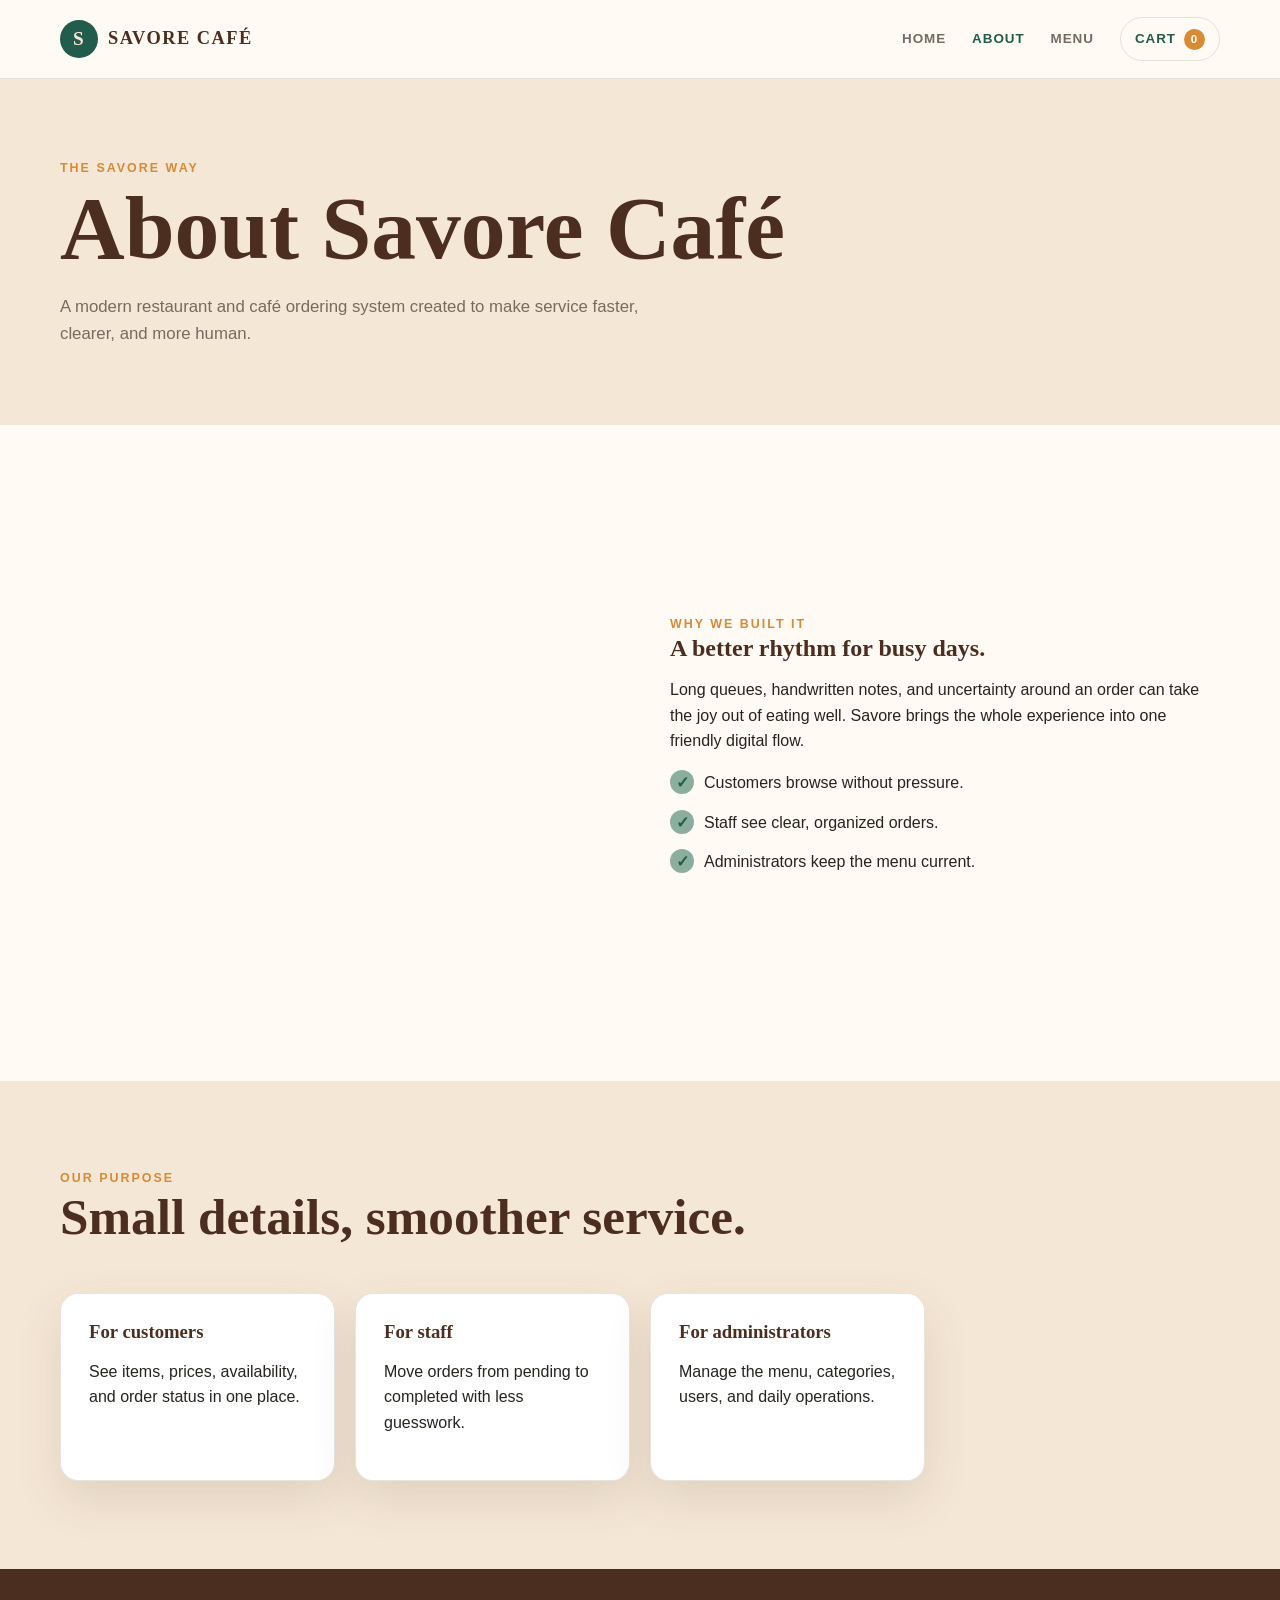
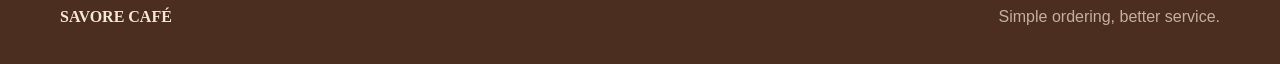
<file: about.html>
<!doctype html><html lang="en"><head><meta charset="UTF-8"><meta name="viewport" content="width=device-width, initial-scale=1.0"><title>About | Savore Café</title><link rel="stylesheet" href="assets/css/style.css"><link rel="stylesheet" href="assets/css/toast.css"></head><body><header class="site-header"><div class="container navbar"><a class="brand" href="index.html"><span class="brand-mark">S</span>SAVORE CAFÉ</a><button class="menu-toggle" data-menu-toggle aria-label="Open navigation">☰</button><nav class="nav-links" data-nav-links><a data-nav href="index.html">Home</a><a data-nav href="about.html">About</a><a data-nav href="menu.html">Menu</a><a class="cart-link" data-nav href="cart.html">Cart <span class="cart-count" data-cart-count>0</span></a></nav></div></header><main><section class="page-hero"><div class="container"><div class="eyebrow">The Savore way</div><h1>About Savore Café</h1><p>A modern restaurant and café ordering system created to make service faster, clearer, and more human.</p></div></section><section class="section"><div class="container split"><div class="about-image"></div><div><div class="eyebrow">Why we built it</div><h2>A better rhythm for busy days.</h2><p>Long queues, handwritten notes, and uncertainty around an order can take the joy out of eating well. Savore brings the whole experience into one friendly digital flow.</p><ul class="list-check"><li>Customers browse without pressure.</li><li>Staff see clear, organized orders.</li><li>Administrators keep the menu current.</li></ul></div></div></section><section class="section" style="background:var(--cream)"><div class="container"><div class="section-head"><div><div class="eyebrow">Our purpose</div><h2>Small details, smoother service.</h2></div></div><div class="product-grid"><article class="dashboard-card"><h3>For customers</h3><p>See items, prices, availability, and order status in one place.</p></article><article class="dashboard-card"><h3>For staff</h3><p>Move orders from pending to completed with less guesswork.</p></article><article class="dashboard-card"><h3>For administrators</h3><p>Manage the menu, categories, users, and daily operations.</p></article></div></div></section></main><footer class="site-footer"><div class="container footer-inner"><strong>SAVORE CAFÉ</strong><span>Simple ordering, better service.</span></div></footer><script src="assets/js/app.js"></script></body></html>
</file>
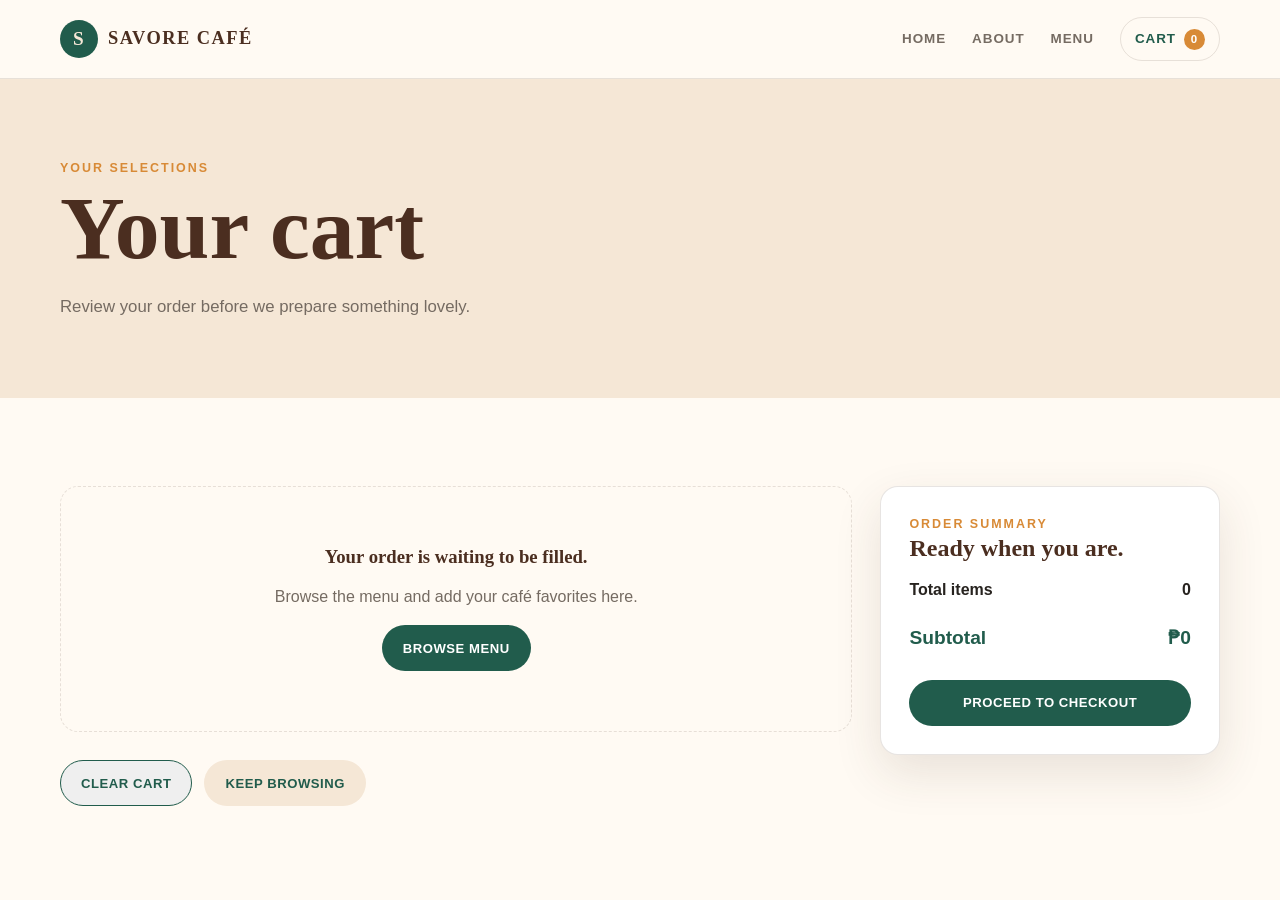
<file: cart.html>
<!doctype html><html lang="en"><head><meta charset="UTF-8"><meta name="viewport" content="width=device-width, initial-scale=1.0"><title>Your Cart | Savore Café</title><link rel="stylesheet" href="assets/css/style.css"><link rel="stylesheet" href="assets/css/toast.css"></head><body><header class="site-header"><div class="container navbar"><a class="brand" href="index.html"><span class="brand-mark">S</span>SAVORE CAFÉ</a><button class="menu-toggle" data-menu-toggle aria-label="Open navigation">☰</button><nav class="nav-links" data-nav-links><a data-nav href="index.html">Home</a><a data-nav href="about.html">About</a><a data-nav href="menu.html">Menu</a><a class="cart-link" data-nav href="cart.html">Cart <span class="cart-count" data-cart-count>0</span></a></nav></div></header><main><section class="page-hero"><div class="container"><div class="eyebrow">Your selections</div><h1>Your cart</h1><p>Review your order before we prepare something lovely.</p></div></section><section class="section"><div class="container cart-layout"><div><div data-cart-list></div><div class="button-row"><button class="btn btn-secondary" style="color:var(--forest);border-color:var(--forest)" data-clear-cart>Clear cart</button><a class="btn btn-light" href="menu.html">Keep browsing</a></div></div><aside class="summary-card"><div class="eyebrow">Order summary</div><h2>Ready when you are.</h2><div class="total-row"><span>Total items</span><span data-total-items>0</span></div><div class="total-row final"><span>Subtotal</span><span data-subtotal>₱0</span></div><a class="btn btn-green" style="width:100%;margin-top:14px" href="checkout.html">Proceed to checkout</a></aside></div></section></main><script src="assets/js/app.js"></script><script src="assets/js/cart.js"></script></body></html>
</file>
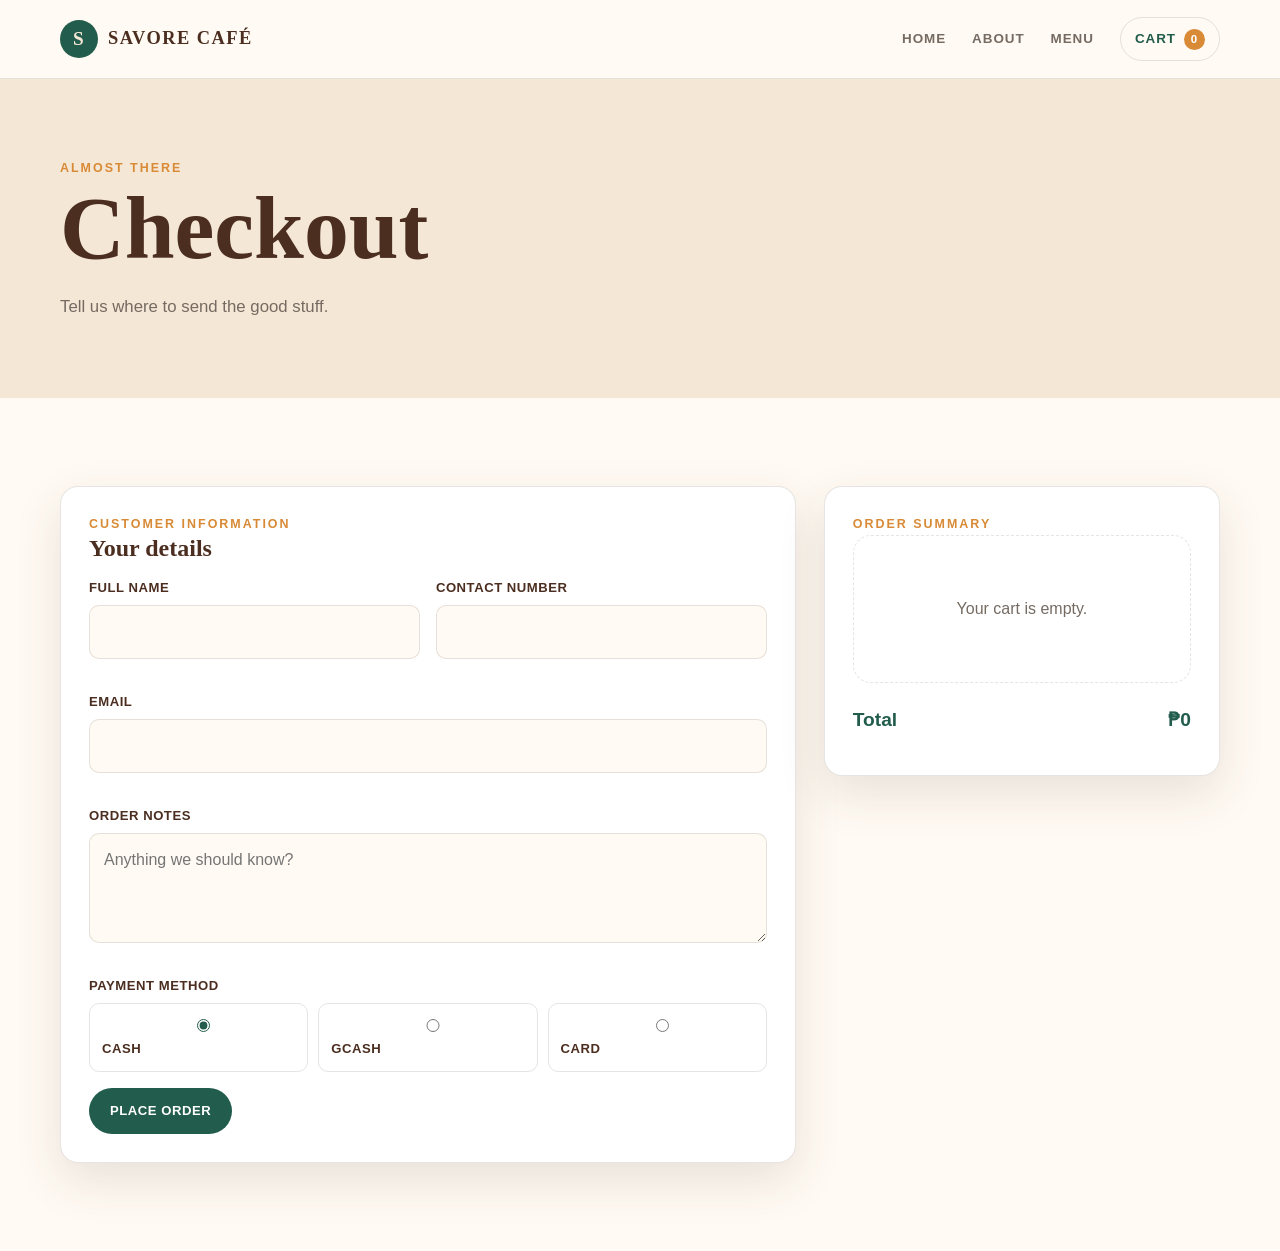
<file: checkout.html>
<!doctype html><html lang="en"><head><meta charset="UTF-8"><meta name="viewport" content="width=device-width, initial-scale=1.0"><title>Checkout | Savore Café</title><link rel="stylesheet" href="assets/css/style.css"><link rel="stylesheet" href="assets/css/toast.css"></head><body><header class="site-header"><div class="container navbar"><a class="brand" href="index.html"><span class="brand-mark">S</span>SAVORE CAFÉ</a><button class="menu-toggle" data-menu-toggle aria-label="Open navigation">☰</button><nav class="nav-links" data-nav-links><a data-nav href="index.html">Home</a><a data-nav href="about.html">About</a><a data-nav href="menu.html">Menu</a><a class="cart-link" data-nav href="cart.html">Cart <span class="cart-count" data-cart-count>0</span></a></nav></div></header><main><section class="page-hero"><div class="container"><div class="eyebrow">Almost there</div><h1>Checkout</h1><p>Tell us where to send the good stuff.</p></div></section><section class="section"><div class="container checkout-grid"><form class="form-card" data-checkout-form><div class="eyebrow">Customer information</div><h2>Your details</h2><div class="form-grid"><div class="field"><label for="fullName">Full name</label><input id="fullName" name="fullName" required></div><div class="field"><label for="contact">Contact number</label><input id="contact" name="contact" type="tel" required></div><div class="field full"><label for="email">Email</label><input id="email" name="email" type="email" required></div><div class="field full"><label for="notes">Order notes</label><textarea id="notes" name="notes" placeholder="Anything we should know?"></textarea></div><div class="field full"><label>Payment method</label><div class="radio-row"><label class="radio-option"><input type="radio" name="payment" value="Cash" checked> Cash</label><label class="radio-option"><input type="radio" name="payment" value="GCash"> GCash</label><label class="radio-option"><input type="radio" name="payment" value="Card"> Card</label></div></div></div><button class="btn btn-green" type="submit">Place order</button></form><aside class="summary-card"><div class="eyebrow">Order summary</div><ul class="summary-list" data-checkout-summary></ul><div class="total-row final"><span>Total</span><span data-checkout-total>₱0</span></div></aside></div></section></main><script src="assets/js/app.js"></script><script src="assets/js/checkout.js"></script></body></html>
</file>
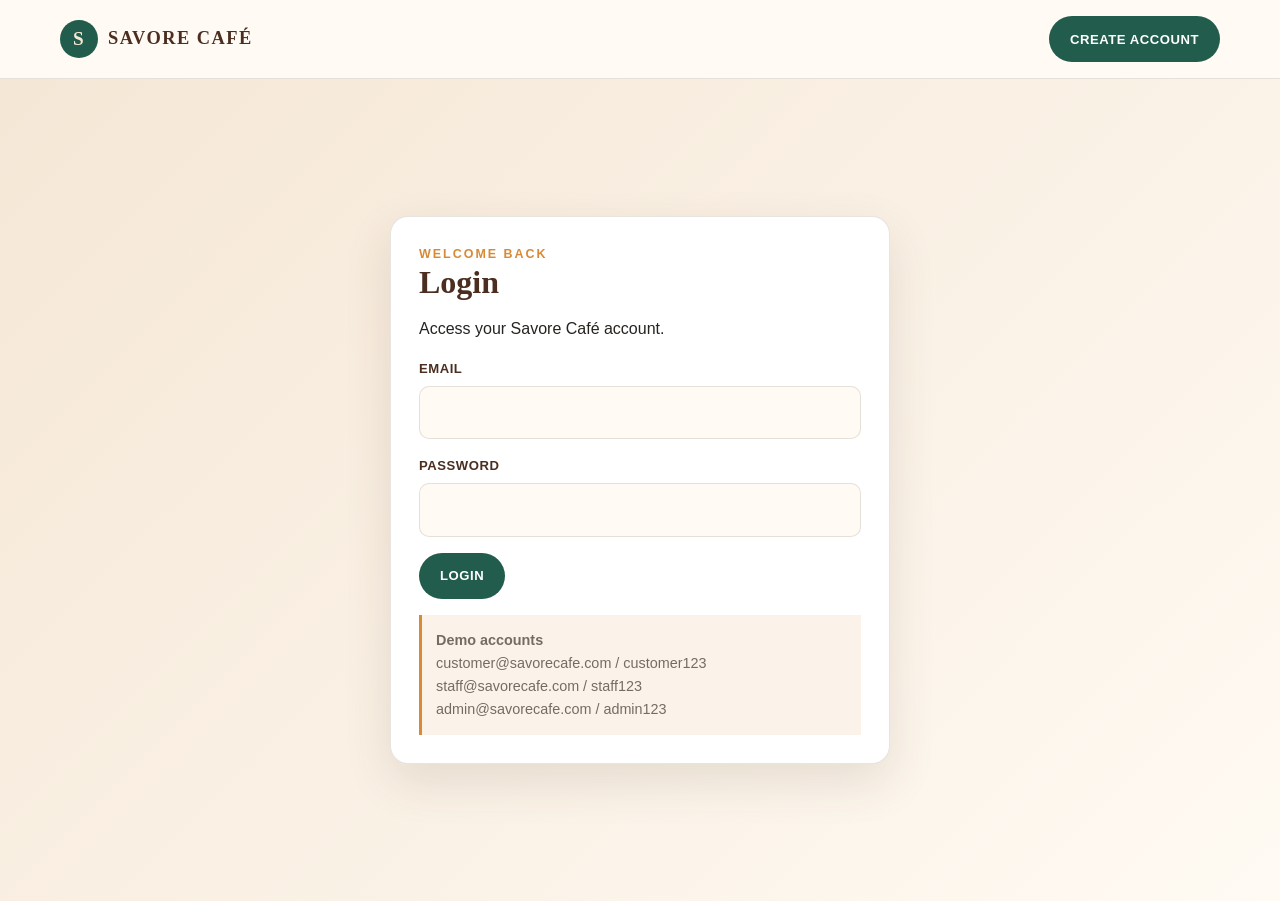
<file: login.html>
<!doctype html><html lang="en"><head><meta charset="UTF-8"><meta name="viewport" content="width=device-width, initial-scale=1.0"><title>Login | Savore Café</title><link rel="stylesheet" href="assets/css/style.css"><link rel="stylesheet" href="assets/css/toast.css"></head><body><header class="site-header"><div class="container navbar"><a class="brand" href="index.html"><span class="brand-mark">S</span>SAVORE CAFÉ</a><a class="btn btn-green" href="register.html">Create account</a></div></header><main class="auth-shell"><div class="auth-card form-card"><div class="eyebrow">Welcome back</div><h1>Login</h1><p>Access your Savore Café account.</p><div class="alert" data-auth-message></div><form data-login-form><div class="field"><label for="email">Email</label><input id="email" name="email" type="email" required></div><div class="field"><label for="password">Password</label><input id="password" name="password" type="password" required></div><button class="btn btn-green" type="submit">Login</button></form><div class="demo-note"><strong>Demo accounts</strong><br>customer@savorecafe.com / customer123<br>staff@savorecafe.com / staff123<br>admin@savorecafe.com / admin123</div></div></main><script src="assets/js/app.js"></script><script src="assets/js/auth.js"></script></body></html>
</file>
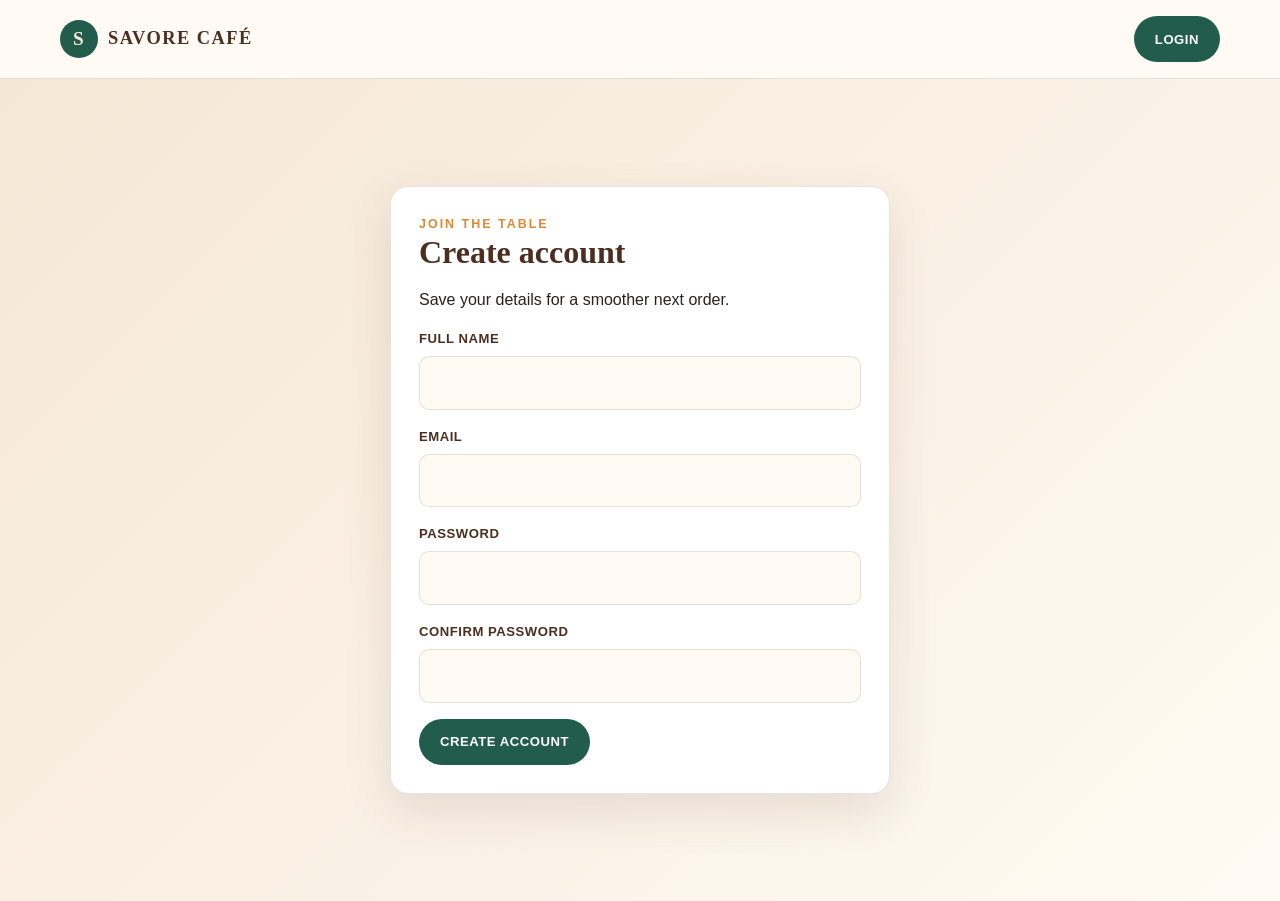
<file: register.html>
<!doctype html><html lang="en"><head><meta charset="UTF-8"><meta name="viewport" content="width=device-width, initial-scale=1.0"><title>Register | Savore Café</title><link rel="stylesheet" href="assets/css/style.css"><link rel="stylesheet" href="assets/css/toast.css"></head><body><header class="site-header"><div class="container navbar"><a class="brand" href="index.html"><span class="brand-mark">S</span>SAVORE CAFÉ</a><a class="btn btn-light" style="background:var(--forest);color:white" href="login.html">Login</a></div></header><main class="auth-shell"><div class="auth-card form-card"><div class="eyebrow">Join the table</div><h1>Create account</h1><p>Save your details for a smoother next order.</p><div class="alert" data-auth-message></div><form data-register-form><div class="field"><label for="fullName">Full name</label><input id="fullName" name="fullName" required></div><div class="field"><label for="email">Email</label><input id="email" name="email" type="email" required></div><div class="field"><label for="password">Password</label><input id="password" name="password" type="password" minlength="6" required></div><div class="field"><label for="confirmPassword">Confirm password</label><input id="confirmPassword" name="confirmPassword" type="password" required></div><button class="btn btn-green" type="submit">Create account</button></form></div></main><script src="assets/js/app.js"></script><script src="assets/js/auth.js"></script></body></html>
</file>
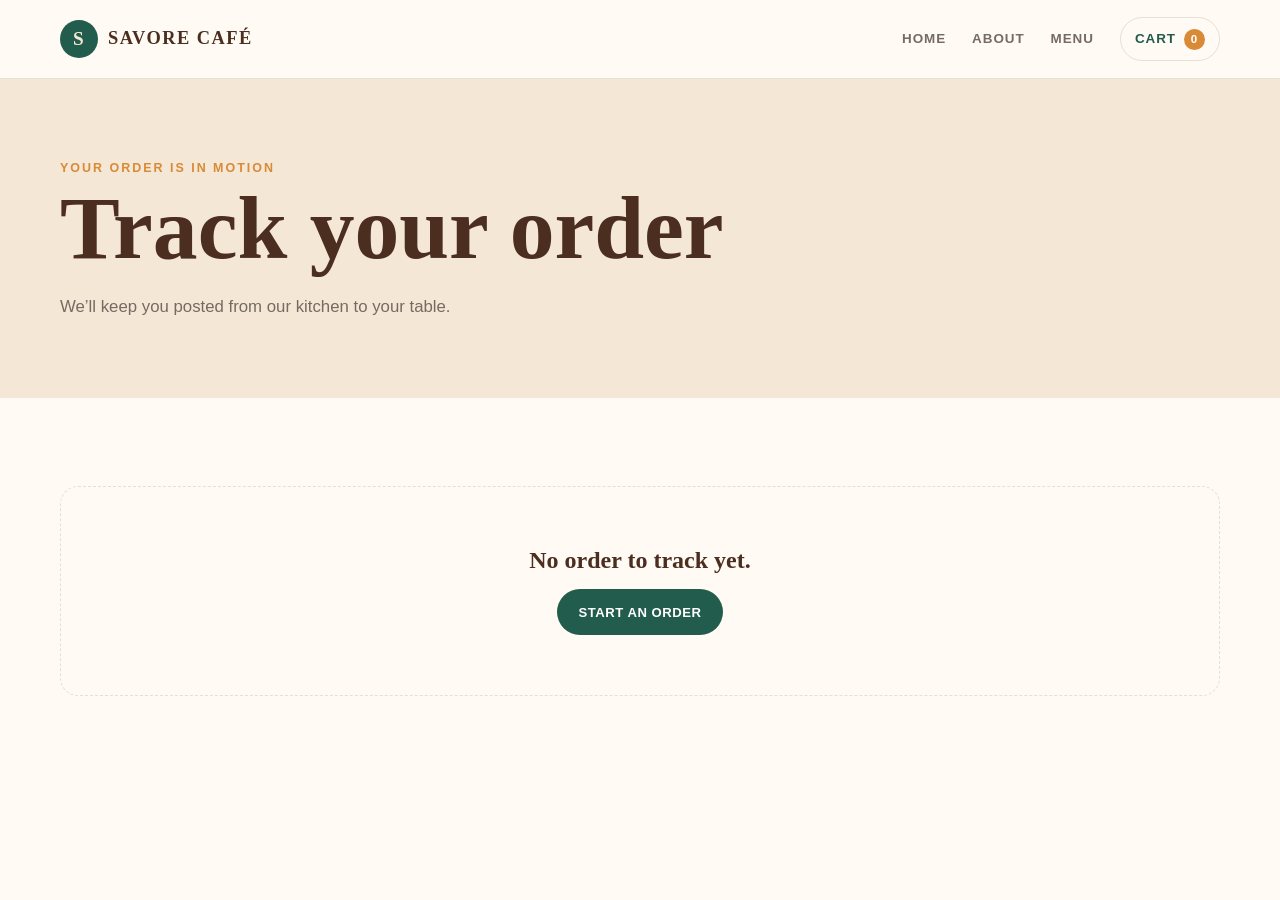
<file: tracking.html>
<!doctype html><html lang="en"><head><meta charset="UTF-8"><meta name="viewport" content="width=device-width, initial-scale=1.0"><title>Track Order | Savore Café</title><link rel="stylesheet" href="assets/css/style.css"><link rel="stylesheet" href="assets/css/toast.css"></head><body><header class="site-header"><div class="container navbar"><a class="brand" href="index.html"><span class="brand-mark">S</span>SAVORE CAFÉ</a><button class="menu-toggle" data-menu-toggle aria-label="Open navigation">☰</button><nav class="nav-links" data-nav-links><a data-nav href="index.html">Home</a><a data-nav href="about.html">About</a><a data-nav href="menu.html">Menu</a><a class="cart-link" data-nav href="cart.html">Cart <span class="cart-count" data-cart-count>0</span></a></nav></div></header><main><section class="page-hero"><div class="container"><div class="eyebrow">Your order is in motion</div><h1>Track your order</h1><p>We’ll keep you posted from our kitchen to your table.</p></div></section><section class="section"><div class="container" data-tracking><div class="tracking"><div class="summary-card"><div class="eyebrow">Order <span data-order-id></span></div><h2><span data-current-status></span>.</h2><div class="status-track"><div class="status-step" data-status-step>Order received</div><div class="status-step" data-status-step>Preparing</div><div class="status-step" data-status-step>Ready</div><div class="status-step" data-status-step>Completed</div></div><div class="total-row"><span>Customer</span><strong data-customer></strong></div><div class="total-row"><span>Date</span><strong data-order-date></strong></div><div class="total-row final"><span>Total</span><strong data-order-total></strong></div></div><aside class="summary-card"><div class="eyebrow">Your items</div><ul class="summary-list" data-tracking-items></ul><a class="btn btn-light" href="menu.html">Order again</a></aside></div></div></section></main><script src="assets/js/app.js"></script><script src="assets/js/tracking.js"></script></body></html>
</file>
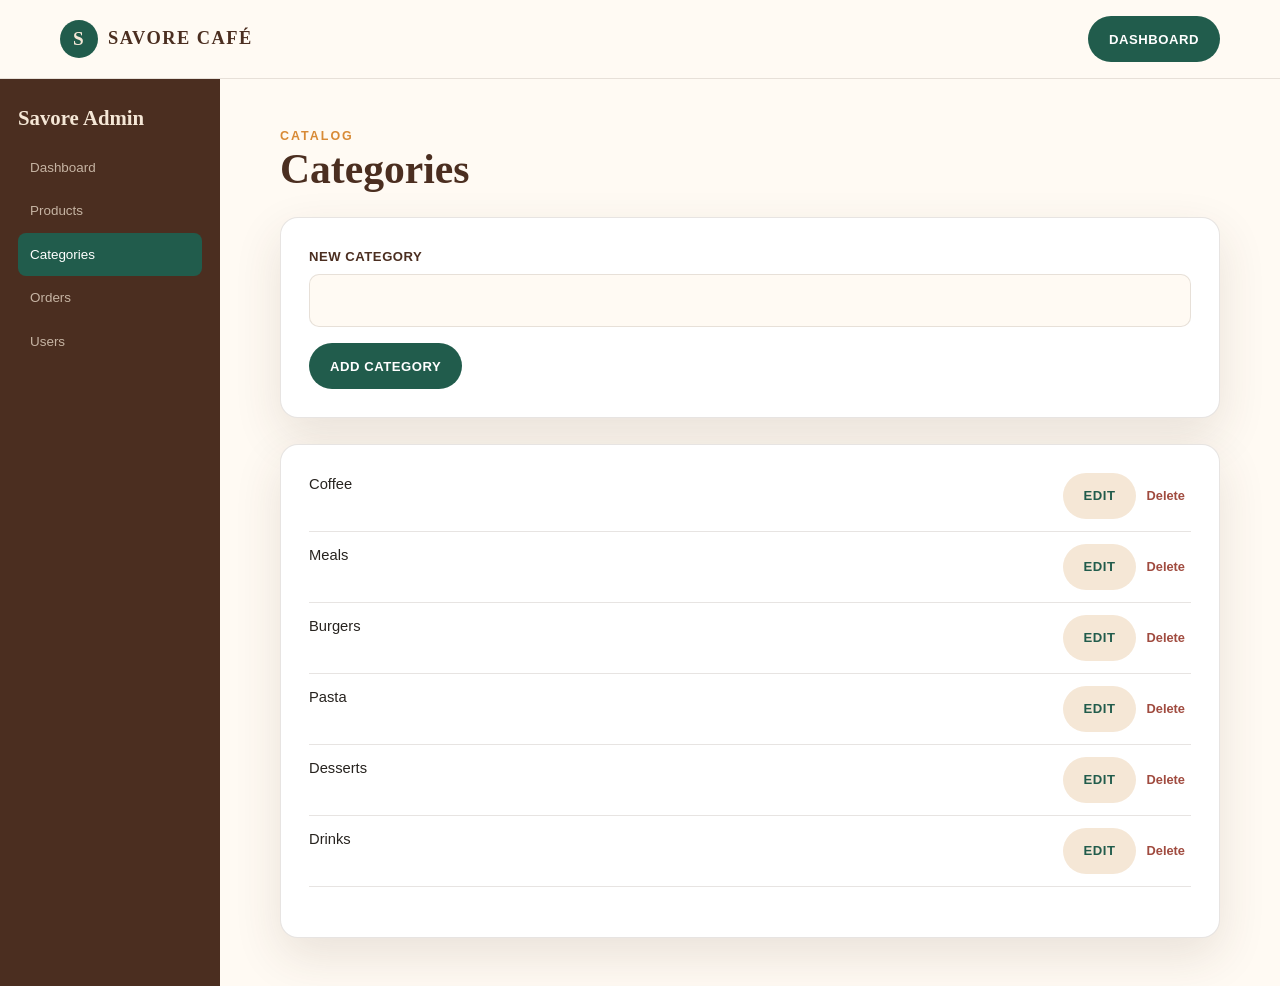
<file: admin/categories.html>
<!doctype html><html lang="en"><head><meta charset="UTF-8"><meta name="viewport" content="width=device-width, initial-scale=1.0"><title>Categories | Savore Admin</title><link rel="stylesheet" href="../assets/css/style.css"></head><body><header class="site-header"><div class="container navbar"><a class="brand" href="../index.html"><span class="brand-mark">S</span>SAVORE CAFÉ</a><a class="btn btn-green" href="dashboard.html">Dashboard</a></div></header><main class="admin-layout"><aside class="side-nav"><h2>Savore Admin</h2><nav><a href="dashboard.html">Dashboard</a><a href="products.html">Products</a><a class="active" href="categories.html">Categories</a><a href="orders.html">Orders</a><a href="users.html">Users</a></nav></aside><section class="admin-main"><div class="toolbar"><div><div class="eyebrow">Catalog</div><h1>Categories</h1></div></div><form class="form-card" data-category-form><div class="field"><label for="category">New category</label><input id="category" required></div><button class="btn btn-green" type="submit">Add category</button></form><br><div class="summary-card"><ul class="summary-list" data-category-list></ul></div></section></main><script src="../assets/js/app.js"></script><script src="../assets/js/admin.js"></script></body></html>
</file>
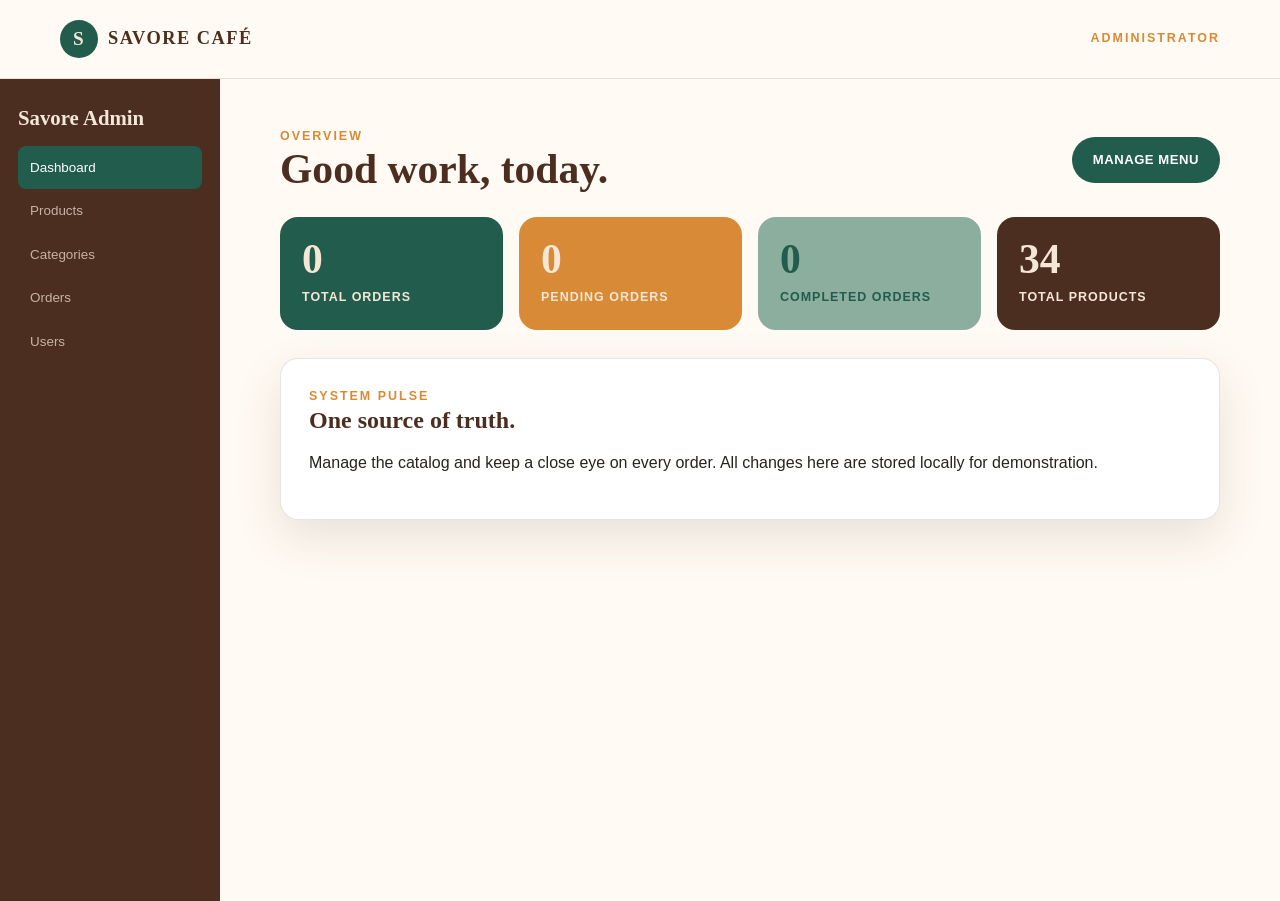
<file: admin/dashboard.html>
<!doctype html><html lang="en"><head><meta charset="UTF-8"><meta name="viewport" content="width=device-width, initial-scale=1.0"><title>Admin Dashboard | Savore Café</title><link rel="stylesheet" href="../assets/css/style.css"></head><body><header class="site-header"><div class="container navbar"><a class="brand" href="../index.html"><span class="brand-mark">S</span>SAVORE CAFÉ</a><span class="eyebrow">Administrator</span></div></header><main class="admin-layout"><aside class="side-nav"><h2>Savore Admin</h2><nav><a class="active" href="dashboard.html">Dashboard</a><a href="products.html">Products</a><a href="categories.html">Categories</a><a href="orders.html">Orders</a><a href="users.html">Users</a></nav></aside><section class="admin-main"><div class="toolbar"><div><div class="eyebrow">Overview</div><h1>Good work, today.</h1></div><a class="btn btn-green" href="products.html">Manage menu</a></div><div class="stat-grid"><div class="stat-card"><strong data-stat="orders">0</strong><span>Total orders</span></div><div class="stat-card"><strong data-stat="pending">0</strong><span>Pending orders</span></div><div class="stat-card"><strong data-stat="completed">0</strong><span>Completed orders</span></div><div class="stat-card"><strong data-stat="products">0</strong><span>Total products</span></div></div><div class="dashboard-card"><div class="eyebrow">System pulse</div><h2>One source of truth.</h2><p>Manage the catalog and keep a close eye on every order. All changes here are stored locally for demonstration.</p></div></section></main><script src="../assets/js/app.js"></script><script>document.addEventListener('DOMContentLoaded',()=>{const orders=Savore.getOrders();document.querySelector('[data-stat="orders"]').textContent=orders.length;document.querySelector('[data-stat="pending"]').textContent=orders.filter(o=>o.status==='Pending').length;document.querySelector('[data-stat="completed"]').textContent=orders.filter(o=>o.status==='Completed').length;document.querySelector('[data-stat="products"]').textContent=Savore.getProducts().length;});</script></body></html>
</file>
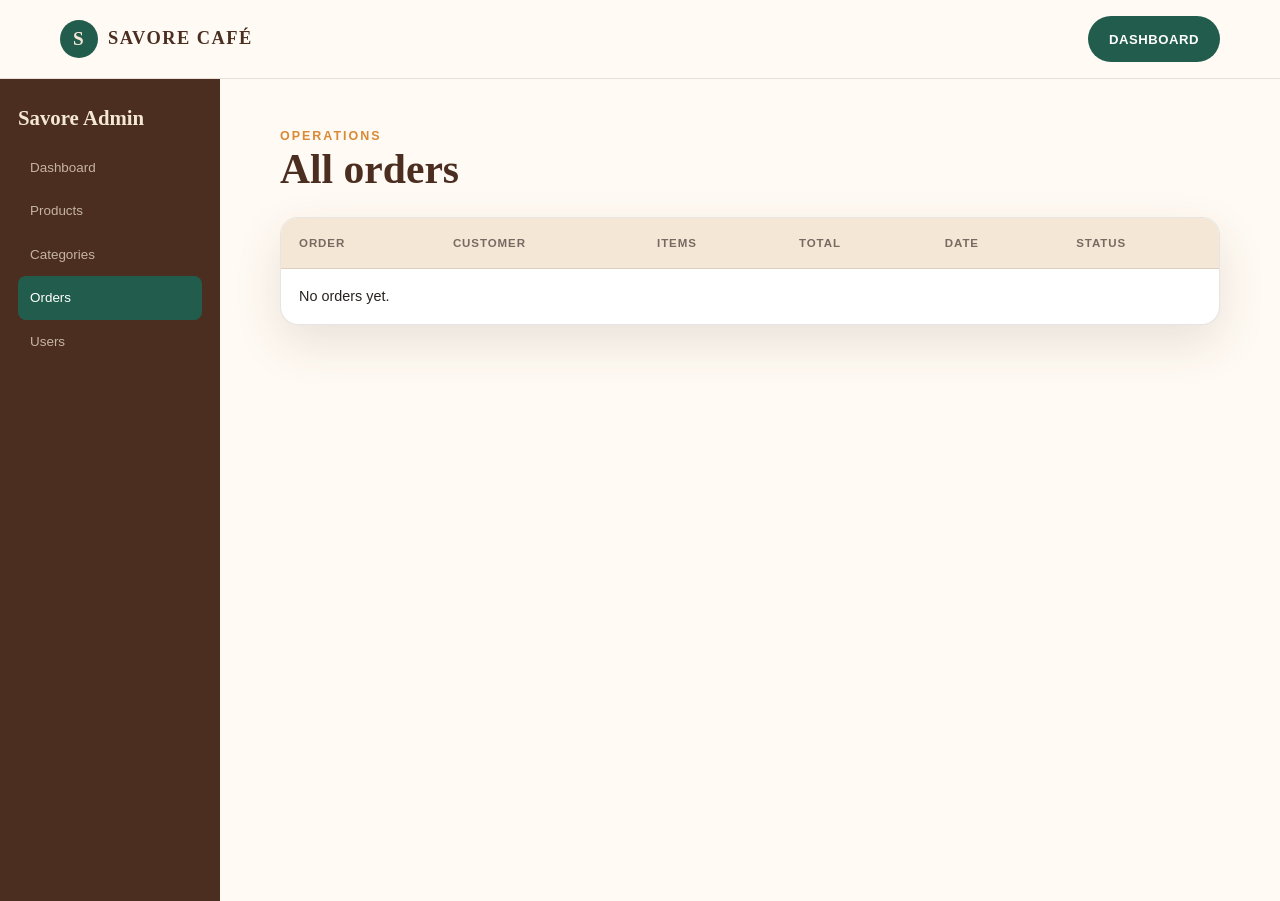
<file: admin/orders.html>
<!doctype html><html lang="en"><head><meta charset="UTF-8"><meta name="viewport" content="width=device-width, initial-scale=1.0"><title>Orders | Savore Admin</title><link rel="stylesheet" href="../assets/css/style.css"></head><body><header class="site-header"><div class="container navbar"><a class="brand" href="../index.html"><span class="brand-mark">S</span>SAVORE CAFÉ</a><a class="btn btn-green" href="dashboard.html">Dashboard</a></div></header><main class="admin-layout"><aside class="side-nav"><h2>Savore Admin</h2><nav><a href="dashboard.html">Dashboard</a><a href="products.html">Products</a><a href="categories.html">Categories</a><a class="active" href="orders.html">Orders</a><a href="users.html">Users</a></nav></aside><section class="admin-main"><div class="toolbar"><div><div class="eyebrow">Operations</div><h1>All orders</h1></div></div><div class="table-wrap"><table><thead><tr><th>Order</th><th>Customer</th><th>Items</th><th>Total</th><th>Date</th><th>Status</th></tr></thead><tbody data-admin-orders></tbody></table></div></section></main><script src="../assets/js/app.js"></script><script src="../assets/js/admin.js"></script></body></html>
</file>
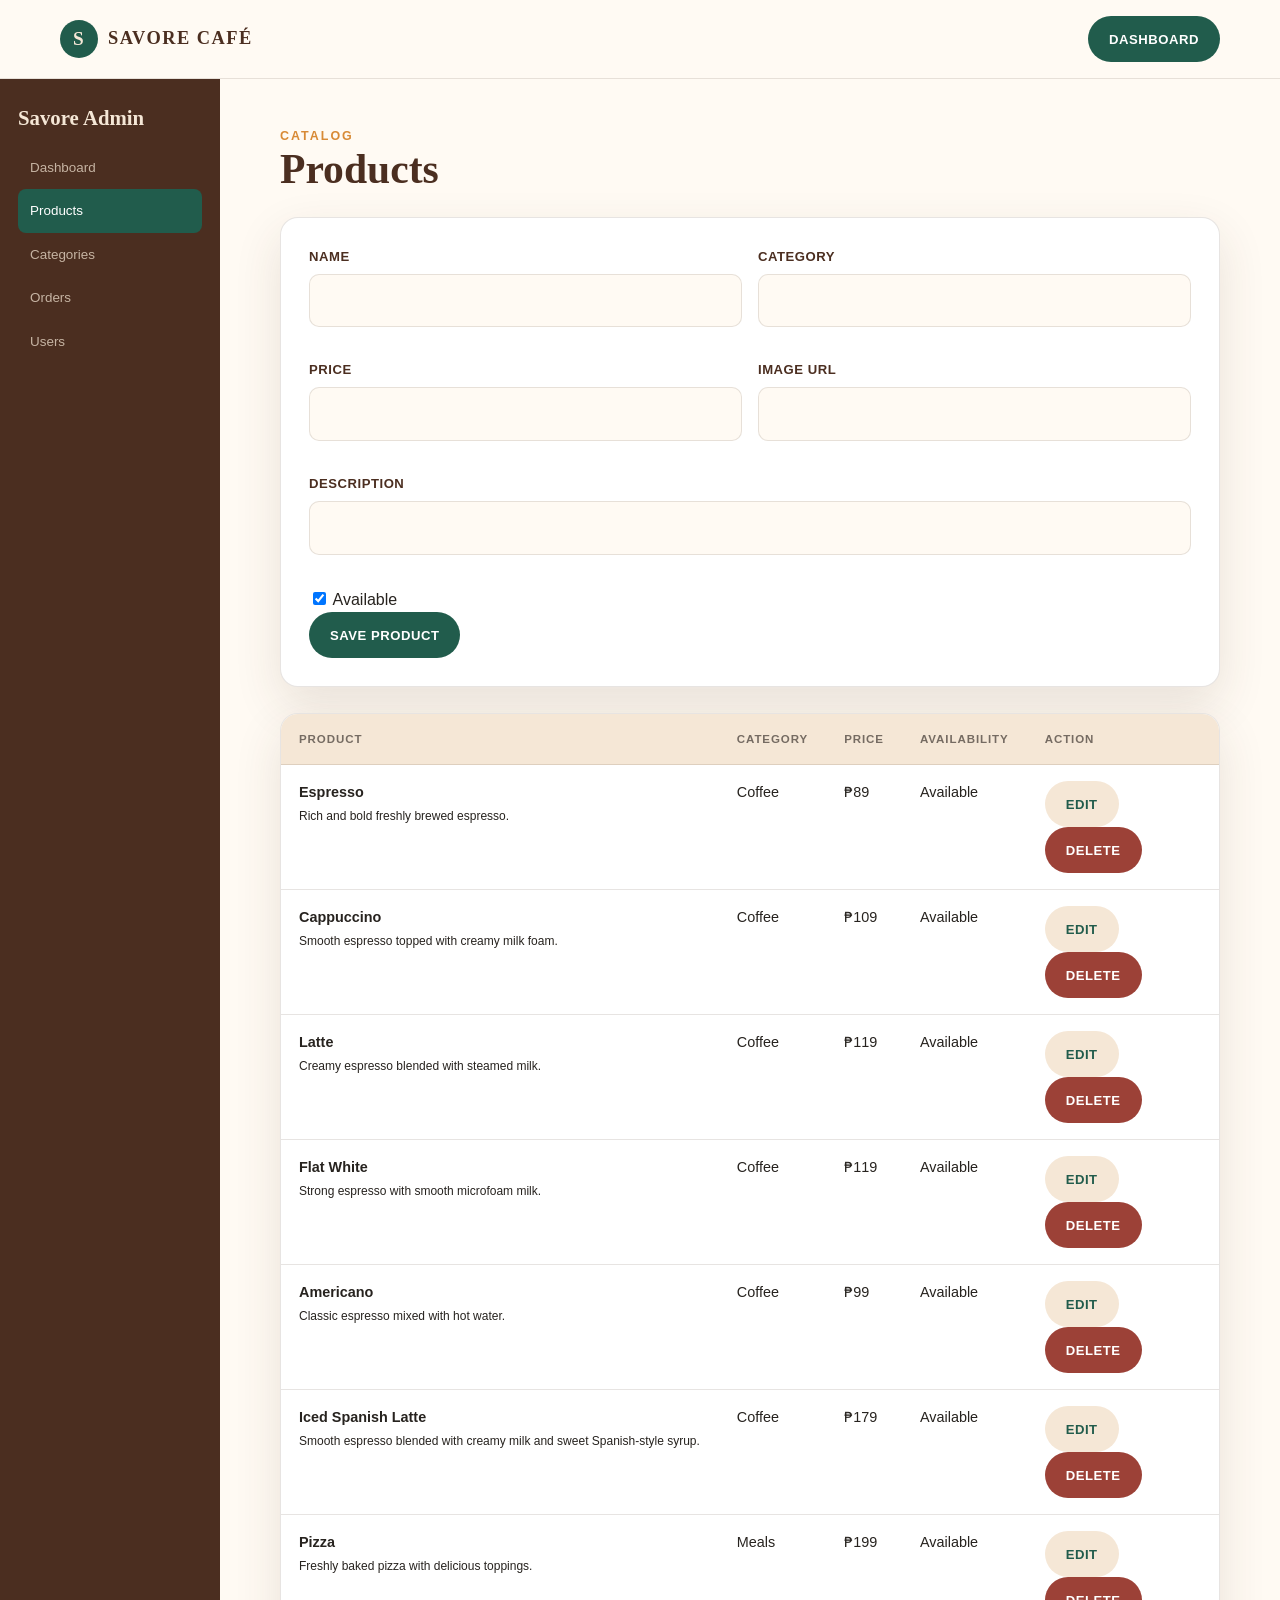
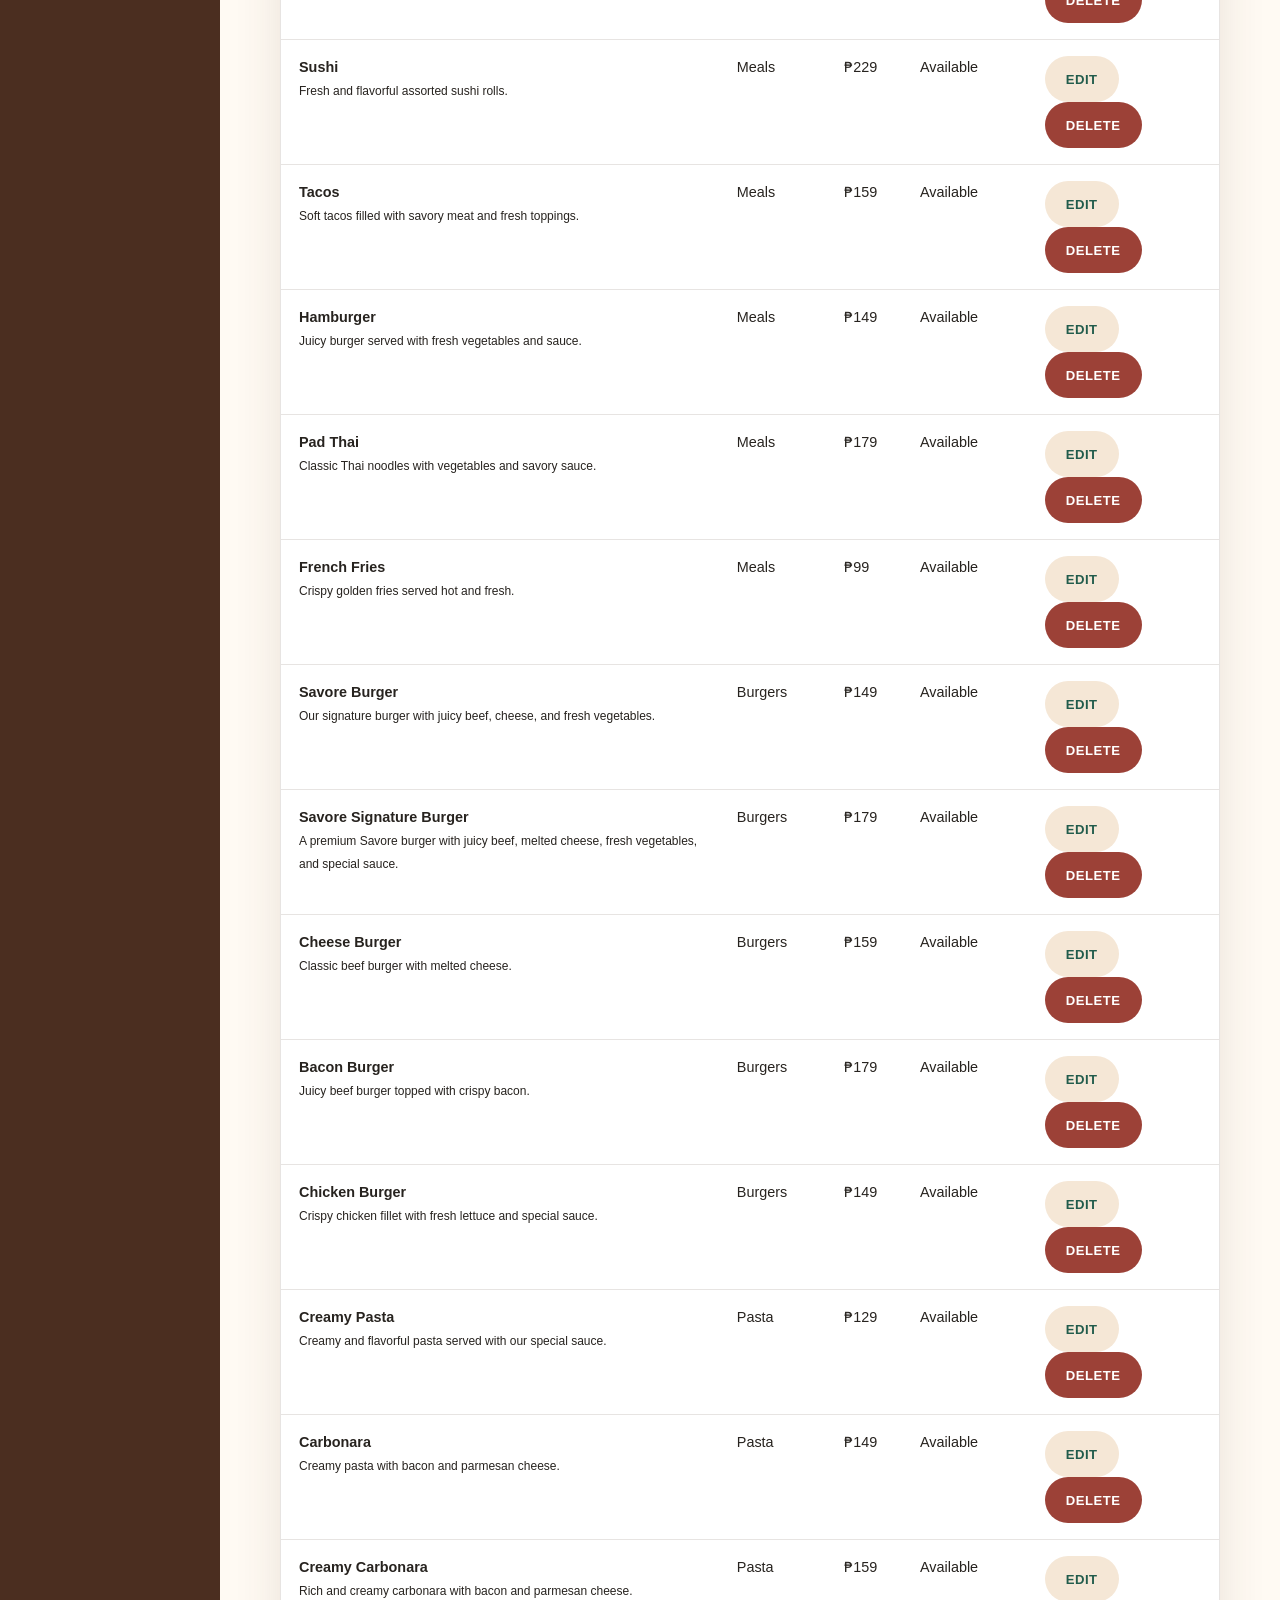
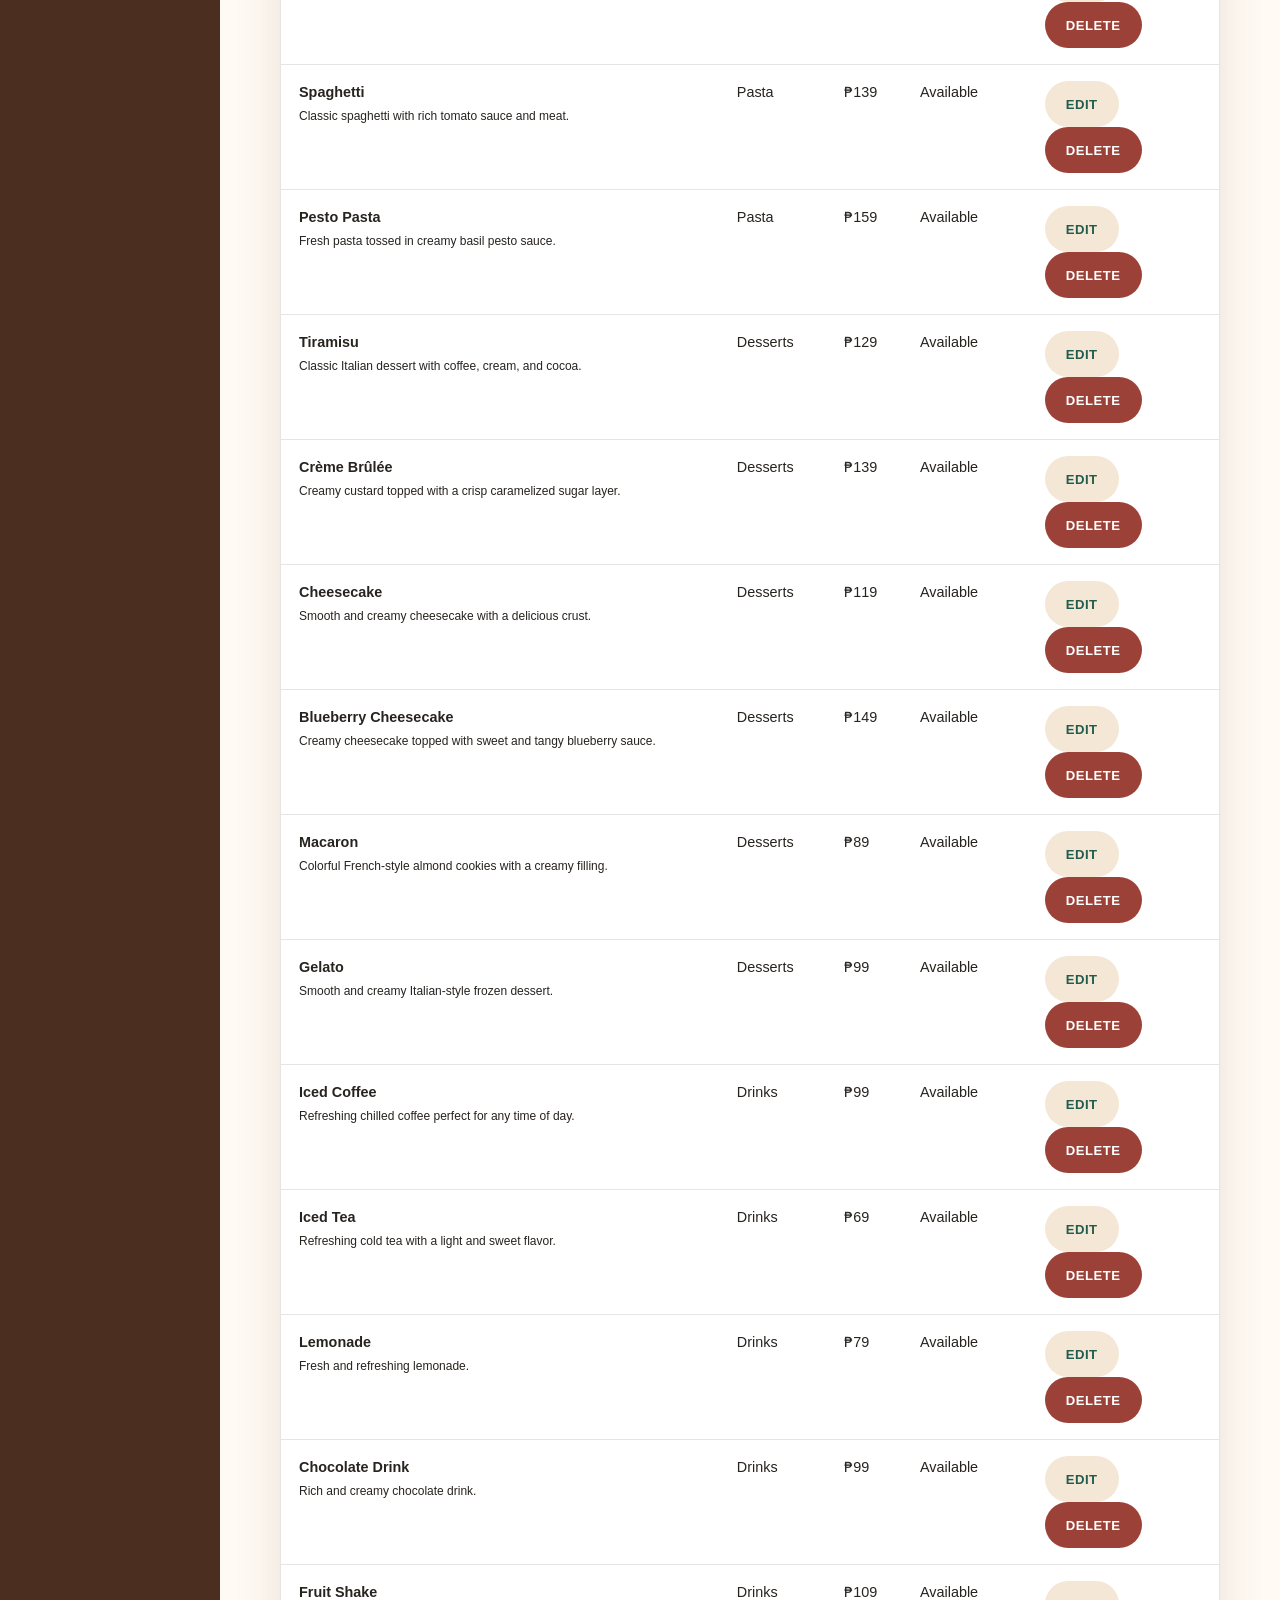
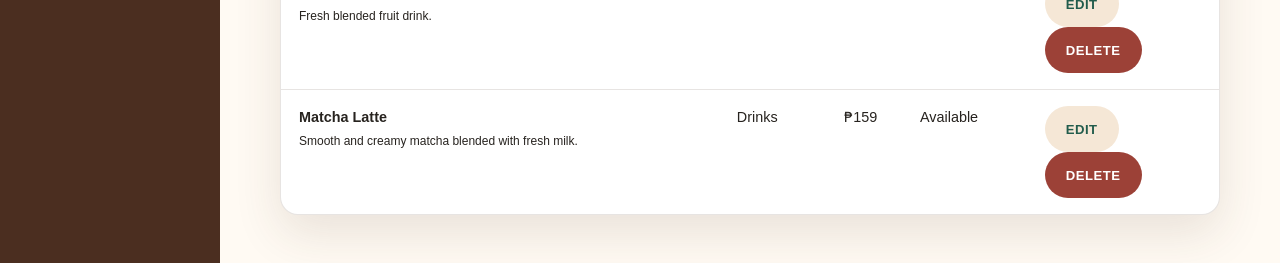
<file: admin/products.html>
<!doctype html><html lang="en"><head><meta charset="UTF-8"><meta name="viewport" content="width=device-width, initial-scale=1.0"><title>Products | Savore Admin</title><link rel="stylesheet" href="../assets/css/style.css"></head><body><header class="site-header"><div class="container navbar"><a class="brand" href="../index.html"><span class="brand-mark">S</span>SAVORE CAFÉ</a><a class="btn btn-green" href="dashboard.html">Dashboard</a></div></header><main class="admin-layout"><aside class="side-nav"><h2>Savore Admin</h2><nav><a href="dashboard.html">Dashboard</a><a class="active" href="products.html">Products</a><a href="categories.html">Categories</a><a href="orders.html">Orders</a><a href="users.html">Users</a></nav></aside><section class="admin-main"><div class="toolbar"><div><div class="eyebrow">Catalog</div><h1>Products</h1></div></div><form class="form-card" data-product-form><div class="form-grid"><div class="field"><label>Name</label><input name="name" required></div><div class="field"><label>Category</label><input name="category" required></div><div class="field"><label>Price</label><input name="price" type="number" min="1" required></div><div class="field"><label>Image URL</label><input name="image" type="url"></div><div class="field full"><label>Description</label><input name="description" required></div><label><input name="available" type="checkbox" checked> Available</label></div><button class="btn btn-green" type="submit">Save product</button></form><br><div class="table-wrap"><table><thead><tr><th>Product</th><th>Category</th><th>Price</th><th>Availability</th><th>Action</th></tr></thead><tbody data-products-table></tbody></table></div></section></main><script src="../assets/js/app.js"></script><script src="../assets/js/admin.js"></script></body></html>
</file>
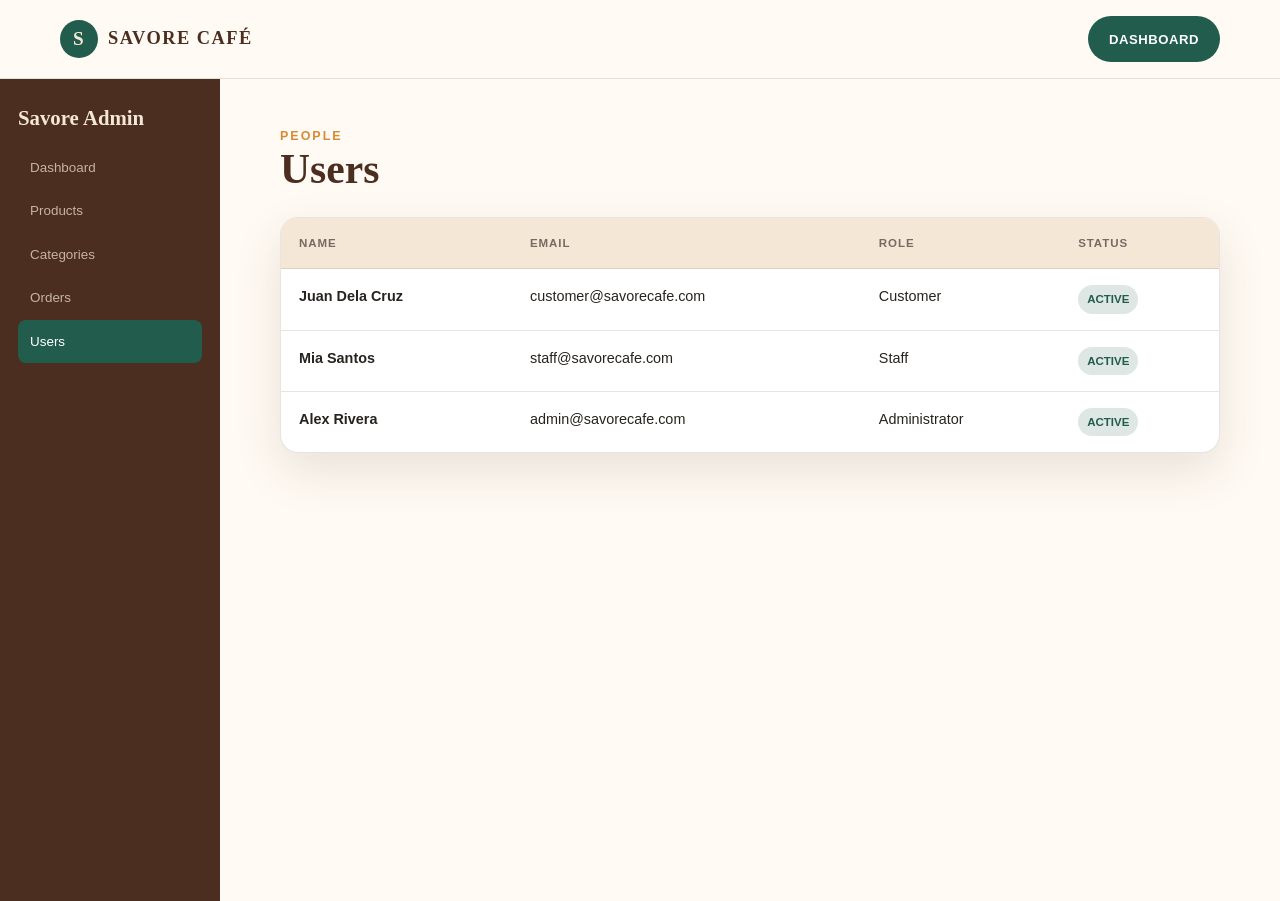
<file: admin/users.html>
<!doctype html><html lang="en"><head><meta charset="UTF-8"><meta name="viewport" content="width=device-width, initial-scale=1.0"><title>Users | Savore Admin</title><link rel="stylesheet" href="../assets/css/style.css"></head><body><header class="site-header"><div class="container navbar"><a class="brand" href="../index.html"><span class="brand-mark">S</span>SAVORE CAFÉ</a><a class="btn btn-green" href="dashboard.html">Dashboard</a></div></header><main class="admin-layout"><aside class="side-nav"><h2>Savore Admin</h2><nav><a href="dashboard.html">Dashboard</a><a href="products.html">Products</a><a href="categories.html">Categories</a><a href="orders.html">Orders</a><a class="active" href="users.html">Users</a></nav></aside><section class="admin-main"><div class="toolbar"><div><div class="eyebrow">People</div><h1>Users</h1></div></div><div class="table-wrap"><table><thead><tr><th>Name</th><th>Email</th><th>Role</th><th>Status</th></tr></thead><tbody data-users-table></tbody></table></div></section></main><script src="../assets/js/app.js"></script><script src="../assets/js/users.js"></script></body></html>
</file>
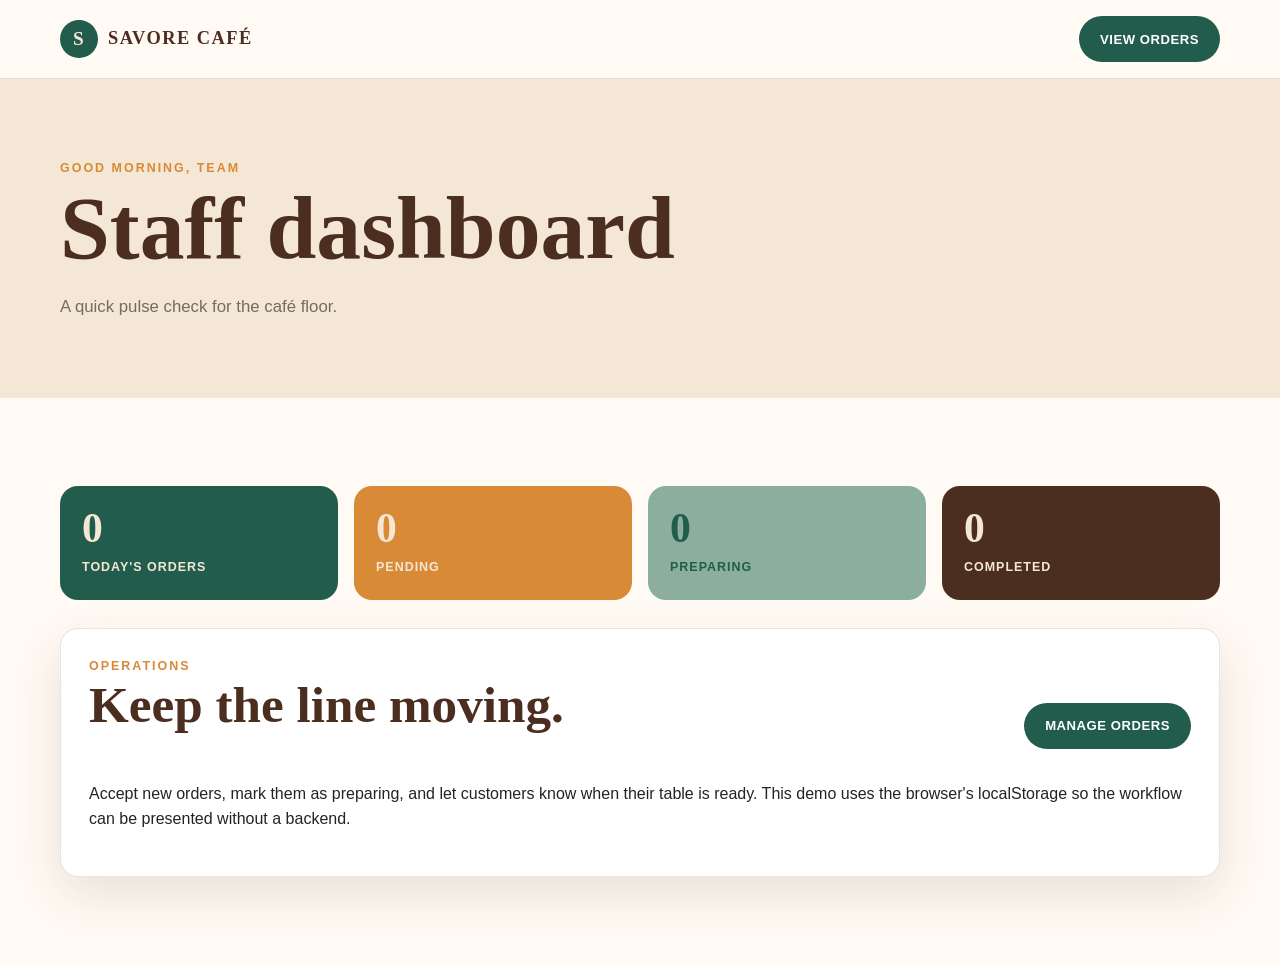
<file: staff/dashboard.html>
<!doctype html><html lang="en"><head><meta charset="UTF-8"><meta name="viewport" content="width=device-width, initial-scale=1.0"><title>Staff Dashboard | Savore Café</title><link rel="stylesheet" href="../assets/css/style.css"></head><body><header class="site-header"><div class="container navbar"><a class="brand" href="../index.html"><span class="brand-mark">S</span>SAVORE CAFÉ</a><a class="btn btn-green" href="orders.html">View orders</a></div></header><main><section class="page-hero"><div class="container"><div class="eyebrow">Good morning, team</div><h1>Staff dashboard</h1><p>A quick pulse check for the café floor.</p></div></section><section class="section"><div class="container"><div class="stat-grid"><div class="stat-card"><strong data-stat="all">0</strong><span>Today's orders</span></div><div class="stat-card"><strong data-stat="pending">0</strong><span>Pending</span></div><div class="stat-card"><strong data-stat="preparing">0</strong><span>Preparing</span></div><div class="stat-card"><strong data-stat="completed">0</strong><span>Completed</span></div></div><div class="dashboard-card"><div class="section-head"><div><div class="eyebrow">Operations</div><h2>Keep the line moving.</h2></div><a class="btn btn-green" href="orders.html">Manage orders</a></div><p>Accept new orders, mark them as preparing, and let customers know when their table is ready. This demo uses the browser's localStorage so the workflow can be presented without a backend.</p></div></div></section></main><script src="../assets/js/app.js"></script><script>document.addEventListener('DOMContentLoaded',()=>{const orders=Savore.getOrders();document.querySelector('[data-stat="all"]').textContent=orders.length;document.querySelector('[data-stat="pending"]').textContent=orders.filter(o=>o.status==='Pending').length;document.querySelector('[data-stat="preparing"]').textContent=orders.filter(o=>o.status==='Preparing').length;document.querySelector('[data-stat="completed"]').textContent=orders.filter(o=>o.status==='Completed').length;});</script></body></html>
</file>
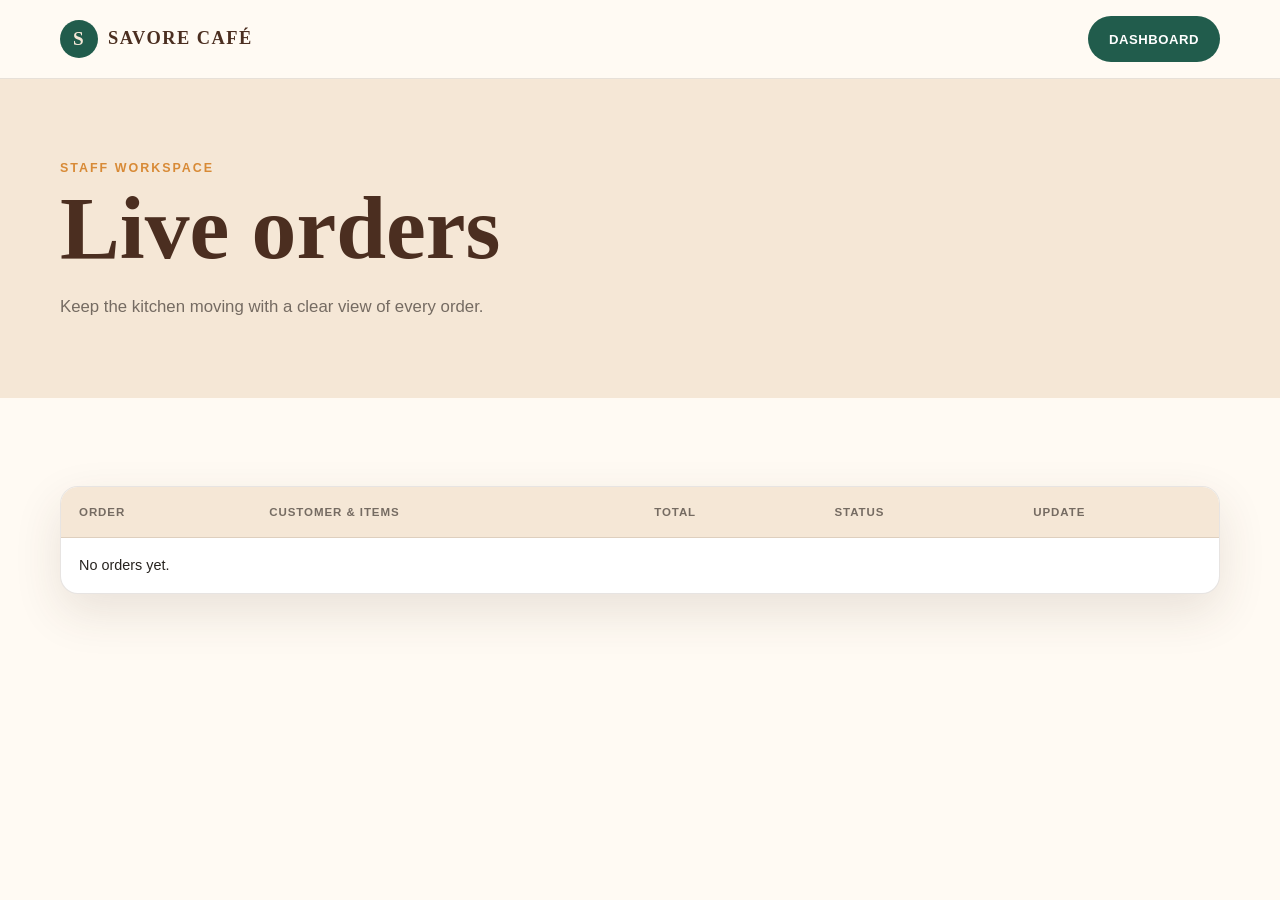
<file: staff/orders.html>
<!doctype html><html lang="en"><head><meta charset="UTF-8"><meta name="viewport" content="width=device-width, initial-scale=1.0"><title>Staff Orders | Savore Café</title><link rel="stylesheet" href="../assets/css/style.css"><link rel="stylesheet" href="../assets/css/toast.css"></head><body><header class="site-header"><div class="container navbar"><a class="brand" href="../index.html"><span class="brand-mark">S</span>SAVORE CAFÉ</a><a class="btn btn-green" href="dashboard.html">Dashboard</a></div></header><main><section class="page-hero"><div class="container"><div class="eyebrow">Staff workspace</div><h1>Live orders</h1><p>Keep the kitchen moving with a clear view of every order.</p></div></section><section class="section"><div class="container table-wrap"><table><thead><tr><th>Order</th><th>Customer & items</th><th>Total</th><th>Status</th><th>Update</th></tr></thead><tbody data-orders-table></tbody></table></div></section></main><script src="../assets/js/app.js"></script><script src="../assets/js/staff.js"></script></body></html>
</file>
<file: assets/css/style.css>
:root {
  --espresso: #4b2e20;
  --forest: #215c4c;
  --sage: #8bae9e;
  --cream: #f5e7d6;
  --paper: #fffaf3;
  --caramel: #d88a36;
  --ink: #27231f;
  --muted: #756b62;
  --line: rgba(75, 46, 32, .13);
  --shadow: 0 18px 48px rgba(75, 46, 32, .12);
  --radius: 18px;
}

* { box-sizing: border-box; }
html { scroll-behavior: smooth; }
body { margin: 0; color: var(--ink); background: var(--paper); font-family: "Trebuchet MS", "Segoe UI", sans-serif; line-height: 1.6; }
a { color: inherit; text-decoration: none; }
button, input, select, textarea { font: inherit; }
button { cursor: pointer; }
img { display: block; max-width: 100%; }
.container { width: min(1160px, calc(100% - 40px)); margin: 0 auto; }
.site-header { position: sticky; top: 0; z-index: 20; background: rgba(255,250,243,.94); backdrop-filter: blur(14px); border-bottom: 1px solid var(--line); }
.navbar { min-height: 78px; display: flex; align-items: center; justify-content: space-between; gap: 24px; }
.brand { display: inline-flex; align-items: center; gap: 10px; font-family: Georgia, serif; font-size: 1.15rem; font-weight: 700; letter-spacing: .08em; color: var(--espresso); }
.brand-mark { display: grid; place-items: center; width: 38px; height: 38px; border-radius: 50%; background: var(--forest); color: var(--cream); font-size: 1.2rem; }
.nav-links { display: flex; align-items: center; gap: 26px; color: var(--muted); font-size: .84rem; font-weight: 700; letter-spacing: .07em; text-transform: uppercase; }
.nav-links a:hover, .nav-links a.active { color: var(--forest); }
.cart-link { display: inline-flex; align-items: center; gap: 8px; padding: 10px 14px; border: 1px solid var(--line); border-radius: 999px; color: var(--forest); }
.cart-count { display: grid; place-items: center; min-width: 21px; height: 21px; padding: 0 5px; border-radius: 50%; background: var(--caramel); color: white; font-size: .72rem; }
.menu-toggle { display: none; border: 0; background: none; color: var(--espresso); font-size: 1.45rem; }
main { overflow: hidden; }
.hero { min-height: 620px; display: grid; align-items: center; color: var(--cream); background: linear-gradient(90deg, rgba(33,92,76,.9), rgba(33,92,76,.45), rgba(75,46,32,.25)), url("https://images.unsplash.com/photo-1495474472287-4d71bcdd2085?auto=format&fit=crop&w=1800&q=85") center/cover; }
.hero-content { max-width: 650px; padding: 90px 0; }
.eyebrow { color: var(--caramel); font-size: .78rem; font-weight: 800; letter-spacing: .16em; text-transform: uppercase; }
h1, h2, h3 { margin: 0 0 16px; color: var(--espresso); font-family: Georgia, serif; line-height: 1.1; }
.hero h1 { max-width: 720px; color: var(--cream); font-size: clamp(3.5rem, 8vw, 7rem); letter-spacing: -.04em; }
.hero p { max-width: 560px; color: rgba(245,231,214,.84); font-size: 1.1rem; }
.hero-actions, .button-row { display: flex; flex-wrap: wrap; gap: 12px; margin-top: 28px; }
.btn { display: inline-flex; align-items: center; justify-content: center; gap: 8px; min-height: 46px; padding: 0 20px; border: 1px solid transparent; border-radius: 999px; font-size: .82rem; font-weight: 800; letter-spacing: .04em; text-transform: uppercase; transition: transform .2s, background .2s; }
.btn:hover { transform: translateY(-2px); }
.btn-primary { background: var(--caramel); color: white; }
.btn-secondary { border-color: rgba(245,231,214,.65); color: var(--cream); }
.btn-green { background: var(--forest); color: white; }
.btn-light { background: var(--cream); color: var(--forest); }
.btn-danger { background: #9c4137; color: white; }
.section { padding: 88px 0; }
.section-head { display: flex; align-items: end; justify-content: space-between; gap: 20px; margin-bottom: 32px; }
.section-head h2 { font-size: clamp(2rem, 4vw, 3.5rem); }
.section-head p { max-width: 460px; margin: 0; color: var(--muted); }
.promise { background: var(--espresso); color: var(--cream); }
.promise-grid { display: grid; grid-template-columns: repeat(3, 1fr); gap: 1px; background: rgba(245,231,214,.2); }
.promise-item { padding: 30px; background: var(--espresso); }
.promise-item strong { display: block; margin-bottom: 8px; color: var(--caramel); font-family: Georgia, serif; font-size: 2rem; }
.promise-item span { color: rgba(245,231,214,.7); }
.product-grid { display: grid; grid-template-columns: repeat(4, 1fr); gap: 20px; }
.product-card { overflow: hidden; background: white; border: 1px solid var(--line); border-radius: var(--radius); box-shadow: 0 8px 20px rgba(75,46,32,.05); transition: transform .2s, box-shadow .2s; }.product-card:hover { transform: translateY(-5px); box-shadow: var(--shadow); }.product-card.sold-out { opacity: .65; }
.product-image { aspect-ratio: 1.15; width: 100%; object-fit: cover; }
.product-info { padding: 18px; }
.product-info h3 { margin-bottom: 6px; font-size: 1.25rem; }
.product-info p { min-height: 48px; margin: 0 0 14px; color: var(--muted); font-size: .9rem; }
.product-meta { display: flex; align-items: center; justify-content: space-between; gap: 10px; }
.price { color: var(--caramel); font-weight: 800; }
.add-btn { border: 0; border-radius: 50%; width: 38px; height: 38px; background: var(--forest); color: white; font-size: 1.25rem; }.add-product-btn { width: 100%; margin-top: 16px; }.add-product-btn:disabled { cursor: not-allowed; background: var(--muted); }
.page-hero { padding: 80px 0 60px; background: var(--cream); }
.page-hero h1 { font-size: clamp(2.8rem, 7vw, 5.8rem); }
.page-hero p { max-width: 620px; color: var(--muted); font-size: 1.05rem; }
.menu-tools { display: grid; gap: 20px; margin-bottom: 12px; }.search-box { display: flex; align-items: center; gap: 10px; width: min(100%, 620px); padding: 0 16px; border: 1px solid var(--line); border-radius: 12px; background: white; color: var(--forest); box-shadow: 0 8px 20px rgba(75,46,32,.05); }.search-box span { font-size: 1.6rem; }.search-box input { width: 100%; padding: 15px 0; border: 0; outline: 0; background: transparent; color: var(--ink); }.filter-bar { display: flex; flex-wrap: wrap; gap: 10px; margin-bottom: 12px; }
.filter-btn { padding: 10px 16px; border: 1px solid var(--line); border-radius: 999px; background: transparent; color: var(--muted); font-weight: 700; }
.filter-btn.active, .filter-btn:hover { border-color: var(--forest); background: var(--forest); color: white; }
.availability { color: var(--forest); font-size: .76rem; font-weight: 800; text-transform: uppercase; }
.availability.off { color: #a04b3f; }
.menu-result { min-height: 24px; margin: 10px 0 20px; color: var(--muted); font-size: .82rem; font-weight: 800; letter-spacing: .04em; text-transform: uppercase; }
.split { display: grid; grid-template-columns: 1fr 1fr; gap: 60px; align-items: center; }
.about-image { min-height: 480px; border-radius: 28px; background: url("https://images.unsplash.com/photo-1554118811-1e0d58224f24?auto=format&fit=crop&w=1000&q=85") center/cover; }
.list-check { display: grid; gap: 14px; padding: 0; list-style: none; }
.list-check li::before { content: "✓"; display: inline-grid; place-items: center; width: 24px; height: 24px; margin-right: 10px; border-radius: 50%; background: var(--sage); color: var(--forest); font-weight: 800; }
.form-card, .summary-card, .dashboard-card { padding: 28px; background: white; border: 1px solid var(--line); border-radius: var(--radius); box-shadow: var(--shadow); }
.checkout-grid { display: grid; grid-template-columns: 1.3fr .7fr; gap: 28px; align-items: start; }
.form-grid { display: grid; grid-template-columns: 1fr 1fr; gap: 16px; }
.field { display: grid; gap: 7px; margin-bottom: 16px; }
.field.full { grid-column: 1 / -1; }
.field label { color: var(--espresso); font-size: .82rem; font-weight: 800; letter-spacing: .04em; text-transform: uppercase; }
.field input, .field select, .field textarea { width: 100%; padding: 13px 14px; border: 1px solid var(--line); border-radius: 10px; background: var(--paper); color: var(--ink); outline-color: var(--sage); }
.field textarea { min-height: 110px; resize: vertical; }
.radio-row { display: flex; flex-wrap: wrap; gap: 10px; }
.radio-option { flex: 1; min-width: 120px; padding: 12px; border: 1px solid var(--line); border-radius: 10px; }
.radio-option input { accent-color: var(--forest); }
.summary-list { display: grid; gap: 12px; margin: 0 0 22px; padding: 0; list-style: none; }
.summary-item { display: flex; justify-content: space-between; gap: 12px; padding-bottom: 12px; border-bottom: 1px solid var(--line); font-size: .92rem; }
.total-row { display: flex; justify-content: space-between; margin: 12px 0; font-weight: 800; }
.total-row.final { margin-top: 20px; color: var(--forest); font-size: 1.2rem; }
.empty-state { padding: 60px 20px; text-align: center; border: 1px dashed var(--line); border-radius: var(--radius); color: var(--muted); }
.cart-layout { display: grid; grid-template-columns: 1.4fr .6fr; gap: 28px; align-items: start; }
.cart-item { display: grid; grid-template-columns: 82px 1fr auto; gap: 16px; align-items: center; padding: 16px 0; border-bottom: 1px solid var(--line); }
.cart-item img { width: 82px; height: 70px; border-radius: 10px; object-fit: cover; }
.cart-item h3 { margin: 0; font-size: 1.05rem; }
.quantity { display: inline-flex; align-items: center; gap: 10px; margin-top: 6px; }
.quantity button { width: 26px; height: 26px; border: 1px solid var(--line); border-radius: 50%; background: transparent; }
.remove-btn { border: 0; background: none; color: #a04b3f; font-size: .8rem; font-weight: 700; }
.auth-shell { min-height: calc(100vh - 78px); display: grid; place-items: center; padding: 60px 0; background: linear-gradient(135deg, var(--cream), #fffaf3); }
.auth-card { width: min(500px, 100%); }
.demo-note { margin-top: 16px; padding: 14px; border-left: 3px solid var(--caramel); background: rgba(216,138,54,.1); color: var(--muted); font-size: .9rem; }
.alert { display: none; margin-bottom: 18px; padding: 14px 16px; border-radius: 10px; background: rgba(33,92,76,.1); color: var(--forest); }
.alert.show { display: block; }
.tracking { display: grid; grid-template-columns: 1fr .8fr; gap: 28px; }
.status-track { display: grid; grid-template-columns: repeat(4, 1fr); gap: 8px; margin: 35px 0; }
.status-step { position: relative; padding-top: 48px; text-align: center; color: var(--muted); font-size: .82rem; font-weight: 800; }
.status-step::before { content: ""; position: absolute; top: 0; left: 50%; width: 30px; height: 30px; transform: translateX(-50%); border: 3px solid var(--sage); border-radius: 50%; background: white; }
.status-step:not(:last-child)::after { content: ""; position: absolute; top: 13px; left: calc(50% + 15px); width: calc(100% - 30px); height: 3px; background: var(--sage); }
.status-step.done, .status-step.current { color: var(--forest); }
.status-step.done::before, .status-step.current::before { border-color: var(--forest); background: var(--forest); box-shadow: inset 0 0 0 7px white; }
.status-step.done:not(:last-child)::after { background: var(--forest); }
.stat-grid { display: grid; grid-template-columns: repeat(4, 1fr); gap: 16px; margin-bottom: 28px; }
.stat-card { padding: 22px; border-radius: var(--radius); background: var(--forest); color: var(--cream); }
.stat-card:nth-child(2) { background: var(--caramel); }.stat-card:nth-child(3) { background: var(--sage); color: var(--forest); }.stat-card:nth-child(4) { background: var(--espresso); }
.stat-card strong { display: block; font-family: Georgia, serif; font-size: 2.6rem; line-height: 1; }.stat-card span { display: block; margin-top: 8px; font-size: .78rem; font-weight: 800; letter-spacing: .08em; text-transform: uppercase; }
.table-wrap { overflow-x: auto; background: white; border: 1px solid var(--line); border-radius: var(--radius); box-shadow: var(--shadow); }
table { width: 100%; min-width: 700px; border-collapse: collapse; } th, td { padding: 16px 18px; border-bottom: 1px solid var(--line); text-align: left; vertical-align: top; } th { color: var(--muted); background: var(--cream); font-size: .72rem; letter-spacing: .08em; text-transform: uppercase; } td { font-size: .9rem; } tr:last-child td { border-bottom: 0; }
.status-pill { display: inline-block; padding: 5px 9px; border-radius: 999px; background: rgba(33,92,76,.1); color: var(--forest); font-size: .72rem; font-weight: 800; text-transform: uppercase; }.status-pill.pending { background: rgba(216,138,54,.16); color: #9b5b14; }.status-pill.completed { background: rgba(33,92,76,.15); }
.admin-layout { display: grid; grid-template-columns: 220px 1fr; min-height: calc(100vh - 78px); }.side-nav { padding: 28px 18px; background: var(--espresso); color: var(--cream); }.side-nav h2 { color: var(--cream); font-size: 1.3rem; }.side-nav a { display: block; padding: 11px 12px; border-radius: 8px; color: rgba(245,231,214,.72); font-size: .84rem; }.side-nav a:hover, .side-nav a.active { background: var(--forest); color: white; }.admin-main { padding: 48px min(5vw, 60px); }.toolbar { display: flex; justify-content: space-between; align-items: center; gap: 16px; margin-bottom: 24px; }.toolbar h1 { margin: 0; font-size: 2.6rem; }.modal { position: fixed; inset: 0; z-index: 50; display: none; place-items: center; padding: 20px; background: rgba(39,35,31,.5); }.modal.open { display: grid; }.modal-content { width: min(560px, 100%); max-height: 90vh; overflow: auto; background: var(--paper); border-radius: var(--radius); padding: 28px; }
.site-footer { padding: 35px 0; background: var(--espresso); color: rgba(245,231,214,.7); }.footer-inner { display: flex; justify-content: space-between; gap: 20px; }.footer-inner strong { color: var(--cream); font-family: Georgia, serif; }
@media (max-width: 900px) { .product-grid { grid-template-columns: repeat(2, 1fr); }.checkout-grid, .cart-layout, .tracking, .split { grid-template-columns: 1fr; }.admin-layout { grid-template-columns: 1fr; }.side-nav { padding: 12px 20px; }.side-nav nav { display: flex; gap: 6px; overflow-x: auto; }.side-nav h2 { display: none; }.stat-grid { grid-template-columns: repeat(2, 1fr); } }
@media (max-width: 680px) { .container { width: min(100% - 28px, 1160px); }.navbar { min-height: 68px; }.menu-toggle { display: block; }.nav-links { position: absolute; top: 68px; left: 0; right: 0; display: none; padding: 16px 20px 22px; flex-direction: column; align-items: stretch; gap: 4px; background: var(--paper); border-bottom: 1px solid var(--line); }.nav-links.open { display: flex; }.nav-links a { padding: 11px 0; }.hero { min-height: 560px; }.hero h1 { font-size: 3.7rem; }.section { padding: 60px 0; }.section-head, .toolbar, .footer-inner { align-items: start; flex-direction: column; }.promise-grid, .product-grid, .form-grid, .stat-grid { grid-template-columns: 1fr; }.product-info p { min-height: auto; }.page-hero { padding: 55px 0 42px; }.filter-bar { flex-wrap: nowrap; overflow-x: auto; padding-bottom: 5px; }.filter-btn { flex: 0 0 auto; }.cart-item { grid-template-columns: 62px 1fr; }.cart-item > strong, .cart-item > .remove-btn { grid-column: 2; }.cart-item img { width: 62px; height: 62px; grid-row: span 2; }.status-track { grid-template-columns: 1fr 1fr; gap: 22px 8px; }.status-step:not(:last-child)::after { display: none; }.about-image { min-height: 330px; } }
</file>
<file: assets/css/toast.css>
.toast { position: fixed; right: 20px; bottom: 20px; z-index: 60; transform: translateY(18px); opacity: 0; padding: 14px 18px; border-radius: 10px; background: var(--forest); color: white; box-shadow: var(--shadow); transition: .25s; pointer-events: none; }.toast.visible { transform: translateY(0); opacity: 1; }
</file>
